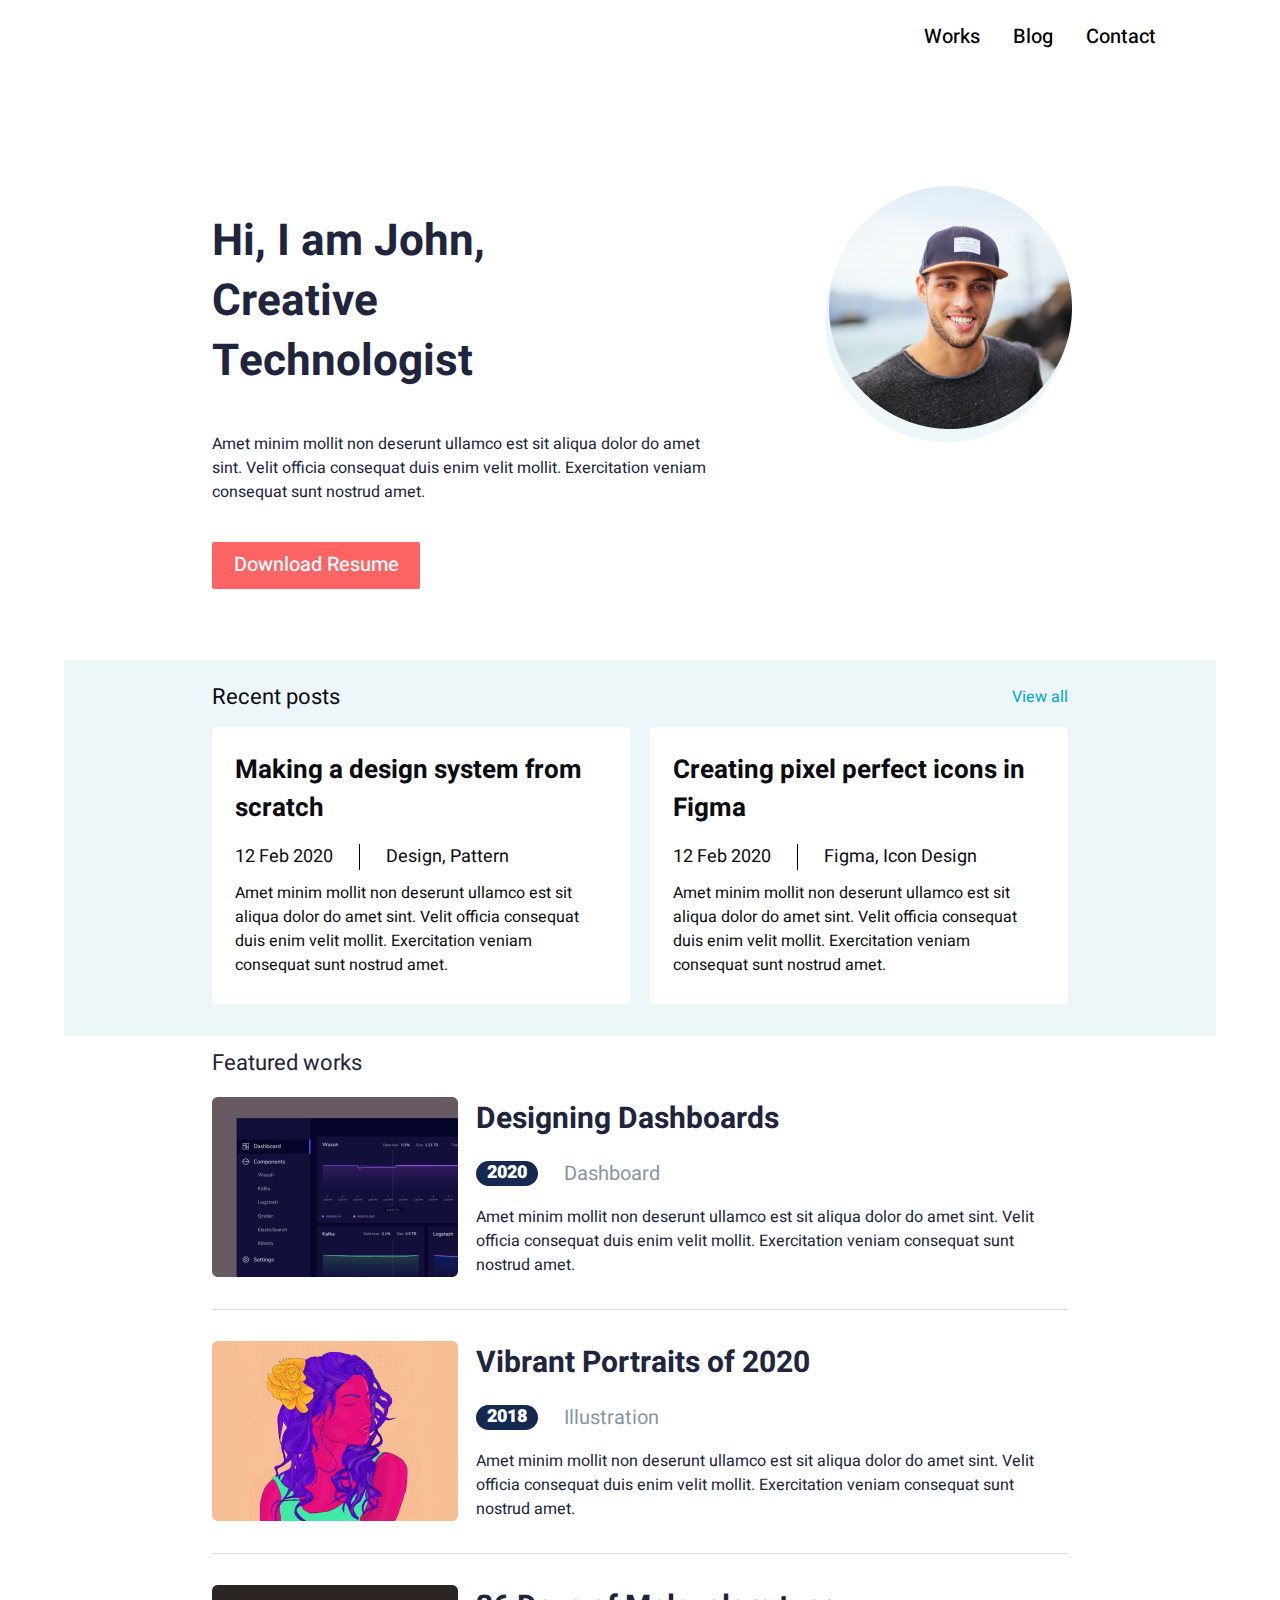
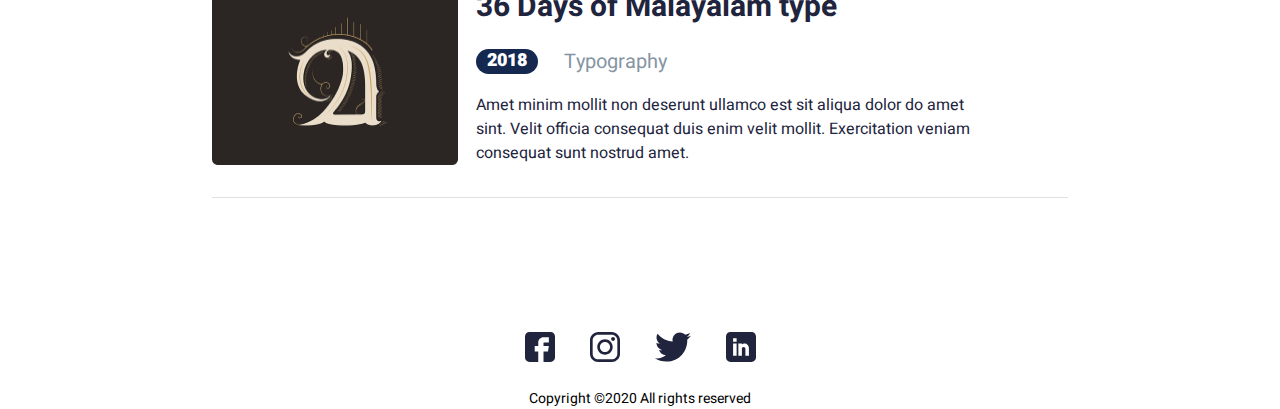
<file: index.html>
<!DOCTYPE html>
<html lang="ru">

<head>
	<title>John</title>
	<meta charset="utf-8">
	<meta name="viewport" content="width=device-width">
	<link rel="stylesheet" href="css/johnstyle.css">
	<link rel="preconnect" href="https://fonts.googleapis.com">
	<link rel="preconnect" href="https://fonts.gstatic.com" crossorigin>
	<link href="https://fonts.googleapis.com/css2?family=Heebo&display=swap" rel="stylesheet">
</head>

<body>
	<div class="wrapper">
		<header class="header">
			<div class="container">
				<nav class="nav">
					<div class="burger">
						<span></span>
					</div>
					<ul class="nav_menu">
						<li><a href="./WorkJohn/indexwork.html">Works</a></li>
						<li><a href="./JohnBlog/indexblog.html">Blog</a></li>
						<li><a href="##">Contact</a></li>
					</ul>
				</nav>
			</div>
		</header>
		<div class="profile">
			<div class="container">
				<div class="shell_content">
					<div class="profile_info">
						<h1>Hi, I am John,
							Creative Technologist</h1>
						<div class="text_info">Amet minim mollit non deserunt ullamco est sit aliqua dolor do amet sint. Velit
							officia consequat duis enim velit mollit. Exercitation veniam consequat sunt nostrud amet.</div>
						<div class="resume_button">
							<a href="##">Download Resume</a>
						</div>
					</div>
					<div class="profile_photo">
						<div class="photo_john">
							<img src="img/Ellipse 1.png" alt="Синий круг" width="243" height="243" class="photo_card">
						</div>
					</div>
				</div>
			</div>
		</div>
		<div class="recent_posts">
			<div class="container">
				<div class="shell_block">
					<div class="body_content">
						<div class="messages">
							<div class="last_messages">Recent posts</div>
							<div class="read_messages"><a href="##">View all</a></div>
						</div>
						<div class="some_messages">
							<div class="column_message">
								<div class="title_column">Making a design system from scratch</div>
								<div class="data">
									<div class="data_text">12 Feb 2020</div>
									<div class="design">Design, Pattern</div>
								</div>
								<div class="text_column">Amet minim mollit non deserunt ullamco est sit aliqua dolor do amet
									sint. Velit officia consequat duis enim velit mollit. Exercitation veniam consequat sunt
									nostrud amet.</div>
							</div>
							<div class="column_message">
								<div class="title_column">Creating pixel perfect icons in Figma</div>
								<div class="data">
									<div class="data_text">12 Feb 2020</div>
									<div class="design">Figma, Icon Design</div>
								</div>
								<div class="text_column">Amet minim mollit non deserunt ullamco est sit aliqua dolor do amet
									sint. Velit officia consequat duis enim velit mollit. Exercitation veniam consequat sunt
									nostrud amet.</div>
							</div>
						</div>
					</div>
				</div>
			</div>
		</div>
		<div class="featured_work">
			<div class="container">
				<div class="content_part">
					<div class="some_text">Featured works</div>
					<div class="main_works">
						<div class="work_column">
							<div class="work_card">
								<img src="img/Rectangle 30.png" width="246" height="180">
							</div>
							<div class="description">
								<div class="description_title">Designing Dashboards</div>
								<div class="description_subtitle">
									<div class="year"><a href="./John2020/index2020.html">2020</a></div>
									<div class="definition">Dashboard</div>
								</div>
								<div class="description_text">Amet minim mollit non deserunt ullamco est sit aliqua dolor do
									amet sint. Velit officia consequat duis enim velit mollit. Exercitation veniam consequat sunt
									nostrud amet.</div>
							</div>
						</div>
						<div class="work_column">
							<div class="work_card">
								<img src="img/Rectangle 32.png" width="246" height="180">
							</div>
							<div class="description">
								<div class="description_title">Vibrant Portraits of 2020</div>
								<div class="description_subtitle">
									<div class="year"><a href="##">2018</a></div>
									<div class="definition">Illustration</div>
								</div>
								<div class="description_text">Amet minim mollit non deserunt ullamco est sit aliqua dolor do
									amet sint. Velit officia consequat duis enim velit mollit. Exercitation veniam consequat sunt
									nostrud amet.</div>
							</div>
						</div>
						<div class="work_column">
							<div class="work_card">
								<img src="img/Rectangle 34.png" width="246" height="180">
							</div>
							<div class="description">
								<div class="description_title">36 Days of Malayalam type</div>
								<div class="description_subtitle">
									<div class="year"><a href="##">2018</a></div>
									<div class="definition">Typography</div>
								</div>
								<div class="description_text3">Amet minim mollit non deserunt ullamco est sit aliqua dolor do
									amet sint. Velit officia consequat duis enim velit mollit. Exercitation veniam consequat sunt
									nostrud amet.</div>
							</div>
						</div>
					</div>
				</div>
			</div>
		</div>
		<footer class="footer">
			<div class="container">
				<div class="footer_content">
					<div class="footer_icons">
						<ul class="footer_Item">
							<li><a href="##"><img src="img/fb.svg" width="30" height="30"></a></li>
							<li><a href="##"><img src="img/insta.svg" width="30" height="30"></a></li>
							<li><a href="##"><img src="img/Group.svg" width="36" height="30"></a></li>
							<li><a href="##"><img src="img/Linkedin.svg" width="30" height="30"></a></li>
						</ul>
					</div>
					<div class="footer_text">Copyright ©2020 All rights reserved </div>
				</div>
			</div>
		</footer>
	</div>
	<script src="./js/johnjs.js"></script>
</body>

</html>
</file>
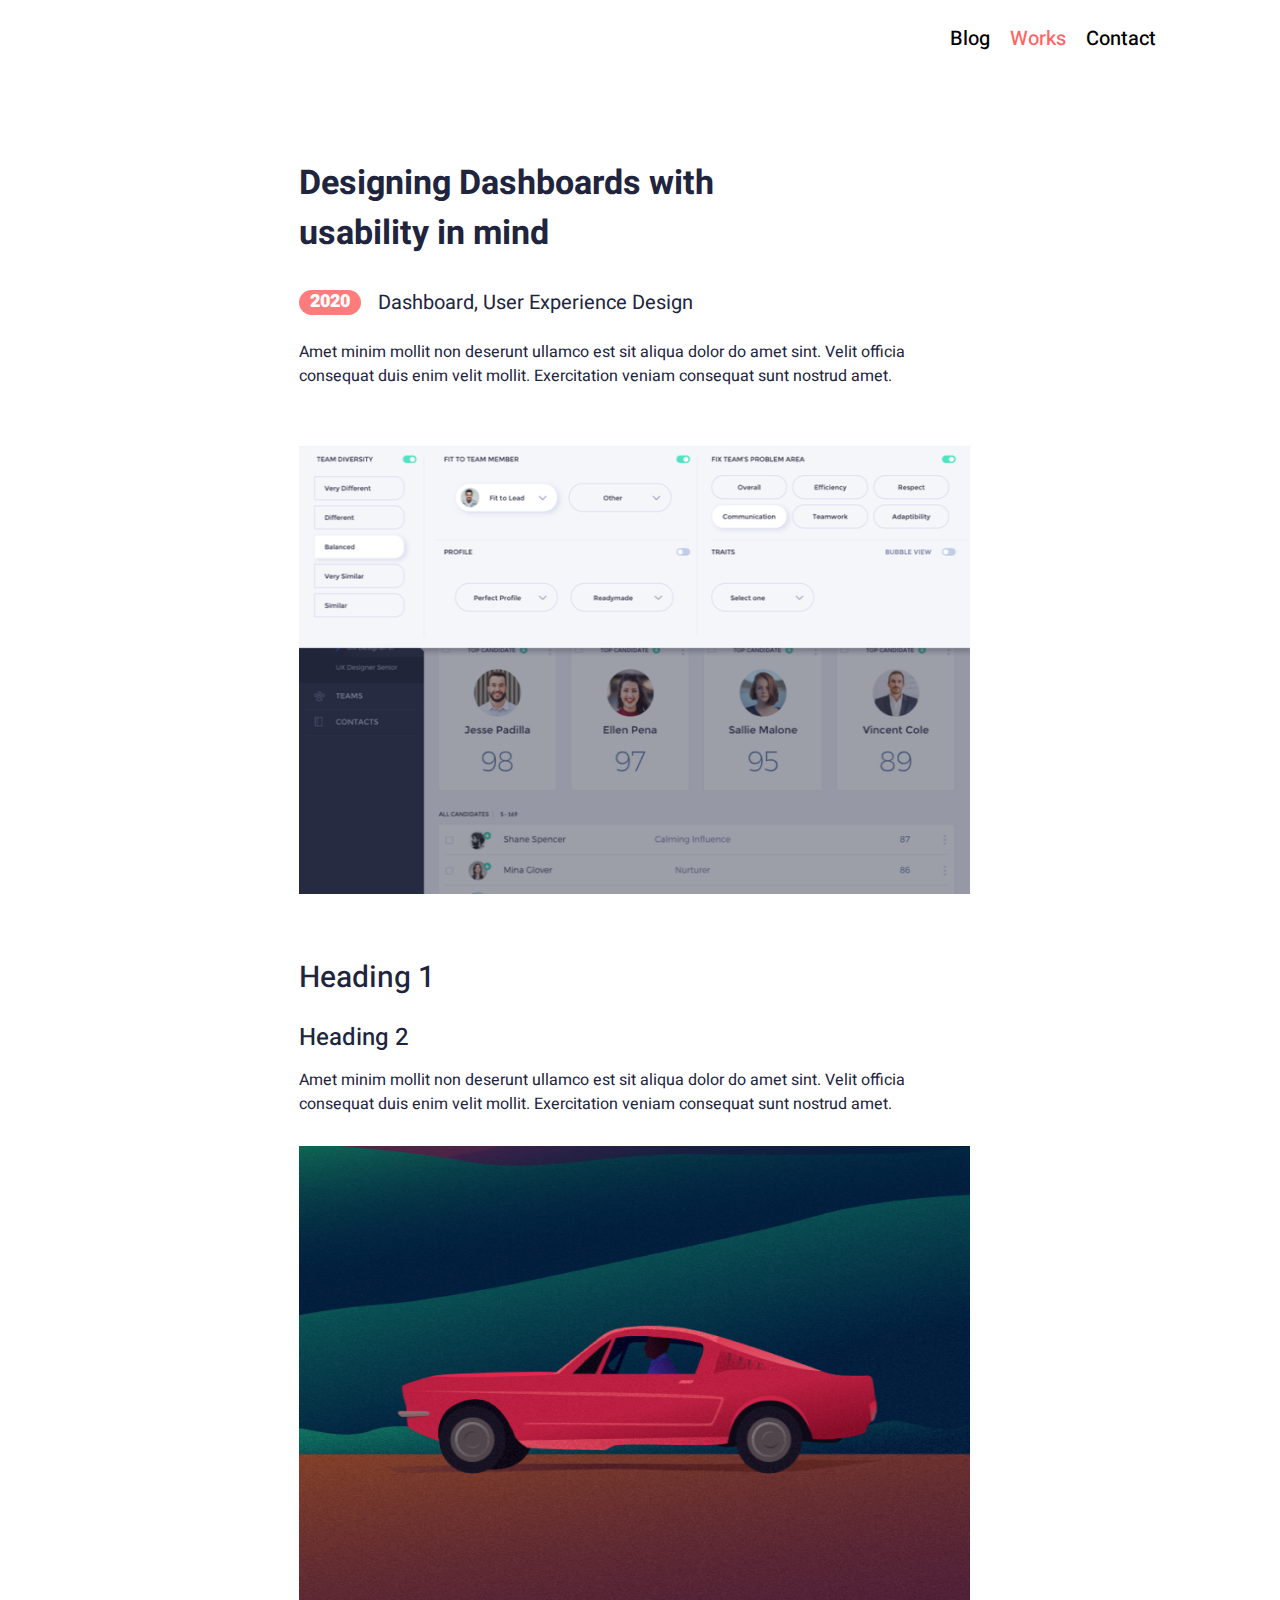
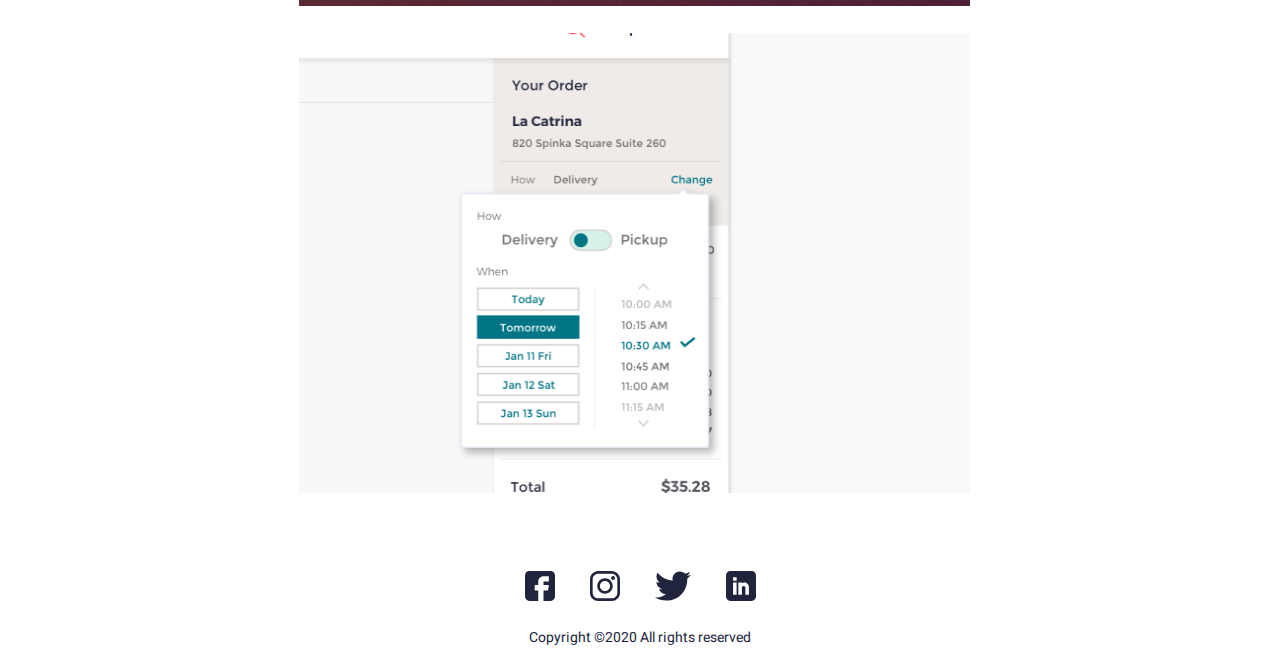
<file: John2020/index2020.html>
<!DOCTYPE html>
<html lang="ru">

<head>
	<title>2020</title>
	<meta charset="utf-8">
	<meta name="viewport" content="width=device-width">
	<link rel="stylesheet" href="css/johnstyle2020.css">
	<link rel="preconnect" href="https://fonts.googleapis.com">
	<link rel="preconnect" href="https://fonts.gstatic.com" crossorigin>
	<link href="https://fonts.googleapis.com/css2?family=Heebo&display=swap" rel="stylesheet">
</head>

<body>
	<div class="wrapper">
		<header class="header">
			<div class="container">
				<nav class="nav">
					<div class="burger">
						<span></span>
					</div>
					<ul class="nav_menu">
						<li><a href="../JohnBlog/indexblog.html">Blog</a></li>
						<li><a href="##" class="red">Works</a></li>
						<li><a href="##">Contact</a></li>
					</ul>
				</nav>
			</div>
		</header>
		<main class="content">
			<div class="container">
				<div class="shell_blog">
					<div class="blog_title">
						<h2>Designing Dashboards with usability in mind</h2>
					</div>
					<div class="body_blog">
						<div class="work_column">
							<div class="description">
								<div class="description_subtitle">
									<div class="year"><a href="##">2020</a></div>
									<div class="definition">Dashboard, User Experience Design</div>
								</div>
								<div class="description_text">Amet minim mollit non deserunt ullamco est sit aliqua dolor do
									amet sint. Velit officia consequat duis enim velit mollit. Exercitation veniam consequat sunt
									nostrud amet.</div>
								<div class="picture">
									<img src="img/Rectangle 4.png" width="671" height="460">
								</div>
							</div>
						</div>
						<div class="heading">
							<h3>Heading 1</h3>
							<h4>Heading 2</h4>
							<div class="heading_text">Amet minim mollit non deserunt ullamco est sit aliqua dolor do amet sint.
								Velit officia consequat duis enim velit mollit. Exercitation veniam consequat sunt nostrud amet.
							</div>
							<div class="photo_car">
								<img src="img/Rectangle 5.png" width="671" height="460">
							</div>
							<div class="some_card">
								<img src="img/Rectangle 6.png" width="671" height="460">
							</div>
						</div>
					</div>
				</div>
			</div>
		</main>
		<footer class="footer">
			<div class="container">
				<div class="footer_content">
					<div class="footer_icons">
						<ul class="footer_Item">
							<li><a href="##"><img src="img/fb.svg" width="30" height="30"></a></li>
							<li><a href="##"><img src="img/insta.svg" width="30" height="30"></a></li>
							<li><a href="##"><img src="img/Group.svg" width="36" height="30"></a></li>
							<li><a href="##"><img src="img/Linkedin.svg" width="30" height="30"></a></li>
						</ul>
					</div>
					<div class="footer_text">Copyright ©2020 All rights reserved </div>
				</div>
			</div>
		</footer>
	</div>
	<script src="../js/johnjs.js"></script>
</body>

</html>
</file>
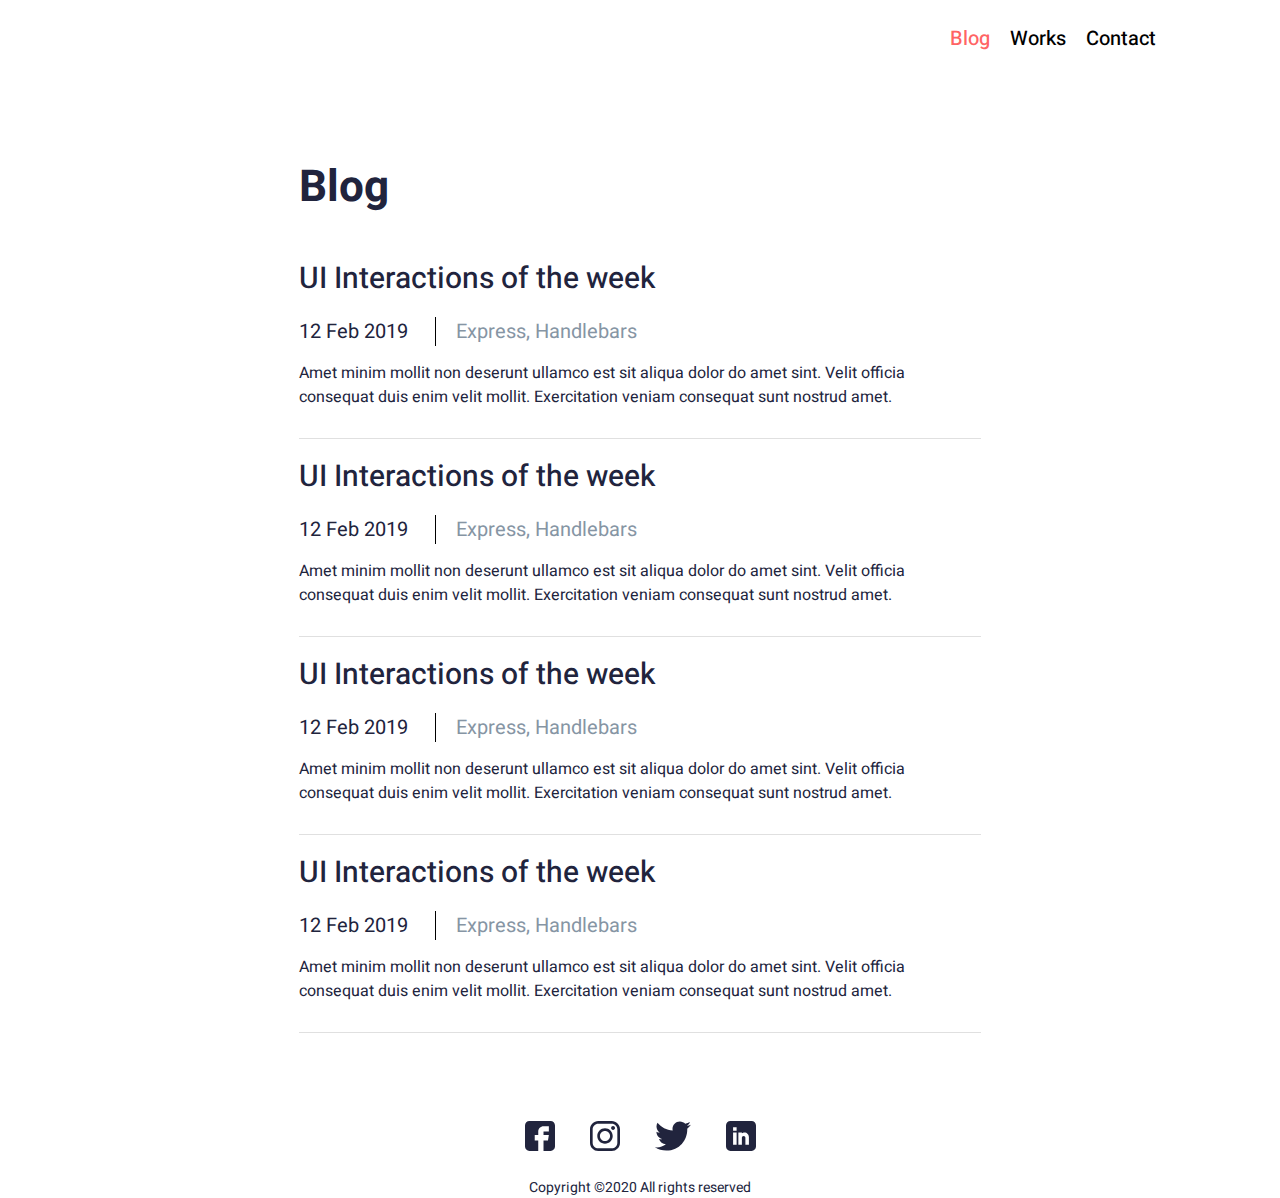
<file: JohnBlog/indexblog.html>
<!DOCTYPE html>
<html lang="ru">

<head>
	<title>blog</title>
	<meta charset="utf-8">
	<meta name="viewport" content="width=device-width">
	<link rel="stylesheet" href="css/johnstyleblog.css">
	<link rel="preconnect" href="https://fonts.googleapis.com">
	<link rel="preconnect" href="https://fonts.gstatic.com" crossorigin>
	<link href="https://fonts.googleapis.com/css2?family=Heebo&display=swap" rel="stylesheet">
</head>

<body>
	<div class="wrapper">
		<header class="header">
			<div class="container">
				<nav class="nav">
					<div class="burger">
						<span></span>
					</div>
					<ul class="nav_menu">
						<li><a href="##" class="red">Blog</a></li>
						<li><a href="../WorkJohn/indexwork.html">Works</a></li>
						<li><a href="##">Contact</a></li>
					</ul>
				</nav>
			</div>
		</header>
		<main class="content">
			<div class="container">
				<div class="shell_blog">
					<div class="blog_title">
						<h1>Blog</h1>
					</div>
					<div class="body_blog">
						<div class="event">
							<div class="title_column">UI Interactions of the week</div>
							<div class="data">
								<div class="data_text">12 Feb 2019</div>
								<div class="design">Express, Handlebars</div>
							</div>
							<div class="text_column">Amet minim mollit non deserunt ullamco est sit aliqua dolor do amet sint.
								Velit officia consequat duis enim velit mollit. Exercitation veniam consequat sunt nostrud amet.
							</div>
						</div>
						<div class="event">
							<div class="title_column">UI Interactions of the week</div>
							<div class="data">
								<div class="data_text">12 Feb 2019</div>
								<div class="design">Express, Handlebars</div>
							</div>
							<div class="text_column">Amet minim mollit non deserunt ullamco est sit aliqua dolor do amet sint.
								Velit officia consequat duis enim velit mollit. Exercitation veniam consequat sunt nostrud amet.
							</div>
						</div>
						<div class="event">
							<div class="title_column">UI Interactions of the week</div>
							<div class="data">
								<div class="data_text">12 Feb 2019</div>
								<div class="design">Express, Handlebars</div>
							</div>
							<div class="text_column">Amet minim mollit non deserunt ullamco est sit aliqua dolor do amet sint.
								Velit officia consequat duis enim velit mollit. Exercitation veniam consequat sunt nostrud amet.
							</div>
						</div>
						<div class="event">
							<div class="title_column">UI Interactions of the week</div>
							<div class="data">
								<div class="data_text">12 Feb 2019</div>
								<div class="design">Express, Handlebars</div>
							</div>
							<div class="text_column">Amet minim mollit non deserunt ullamco est sit aliqua dolor do amet sint.
								Velit officia consequat duis enim velit mollit. Exercitation veniam consequat sunt nostrud amet.
							</div>
						</div>
					</div>
				</div>
			</div>
		</main>
		<footer class="footer">
			<div class="container">
				<div class="footer_content">
					<div class="footer_icons">
						<ul class="footer_Item">
							<li><a href="##"><img src="img/fb.svg" width="30" height="30"></a></li>
							<li><a href="##"><img src="img/insta.svg" width="30" height="30"></a></li>
							<li><a href="##"><img src="img/Group.svg" width="36" height="30"></a></li>
							<li><a href="##"><img src="img/Linkedin.svg" width="30" height="30"></a></li>
						</ul>
					</div>
					<div class="footer_text">Copyright ©2020 All rights reserved </div>
				</div>
			</div>
		</footer>
	</div>
	<script src="../js/johnjs.js"></script>
</body>

</html>
</file>
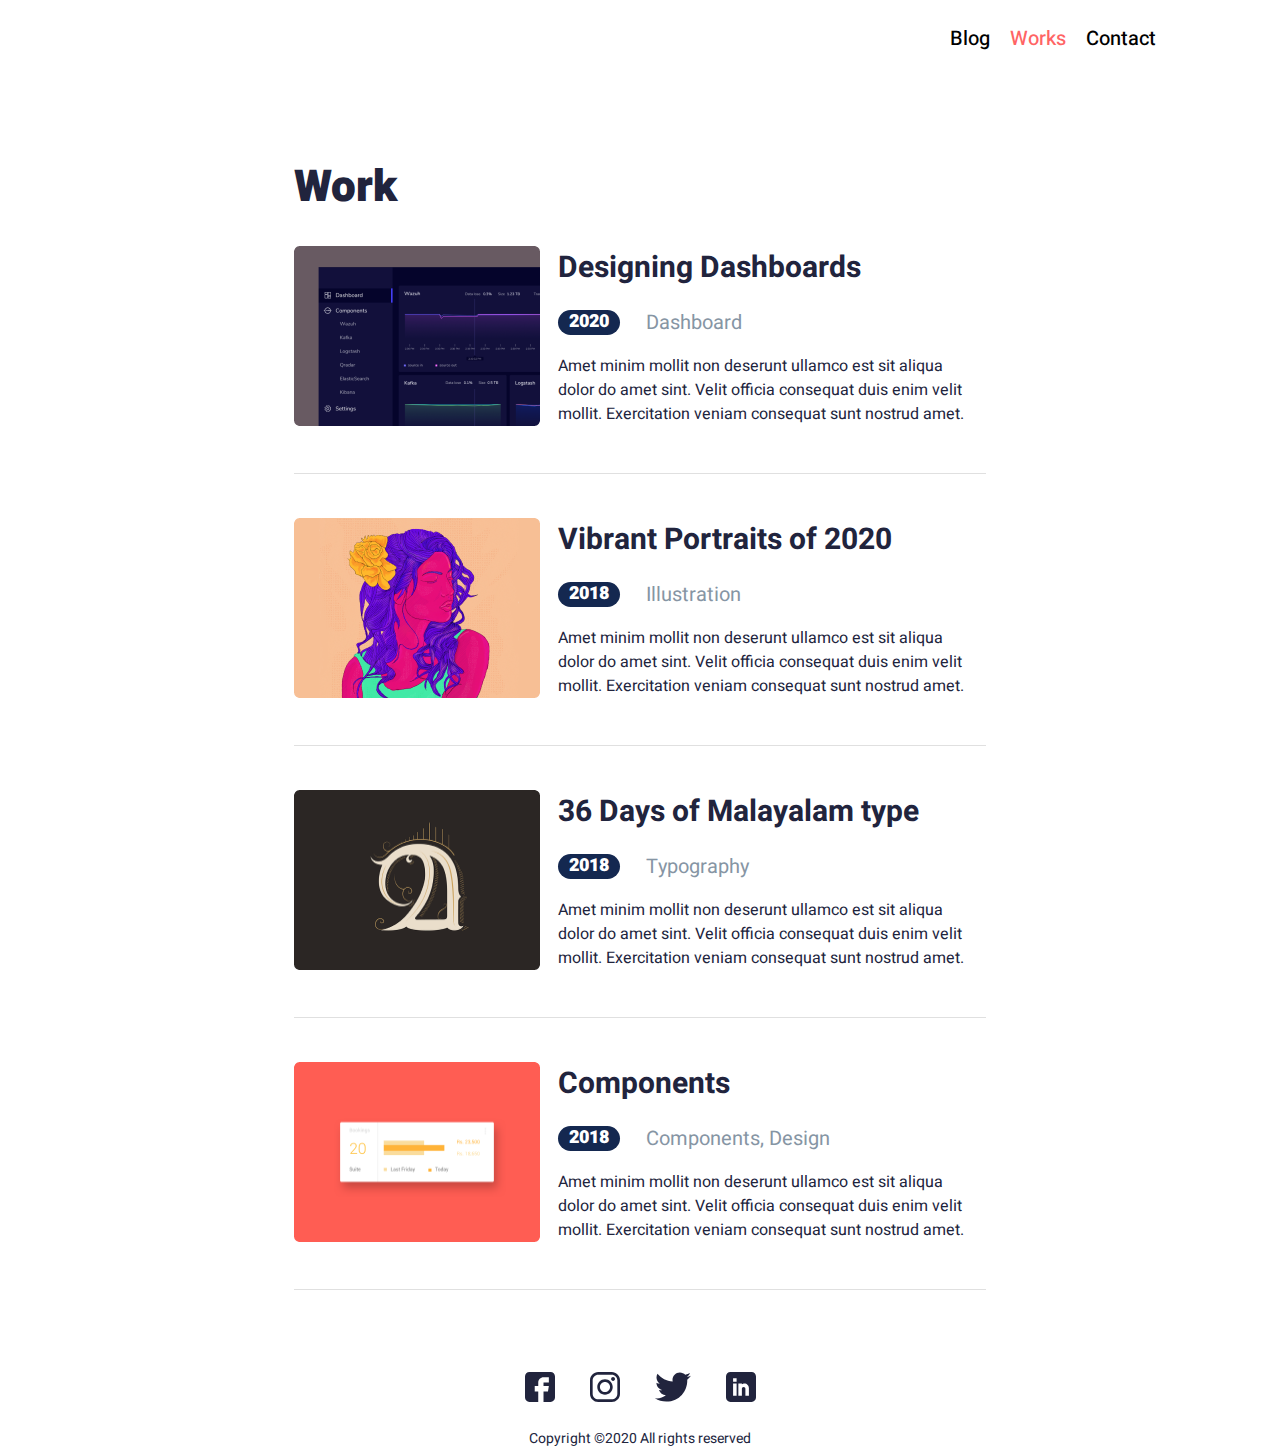
<file: WorkJohn/indexwork.html>
<!DOCTYPE html>
<html lang="ru">

<head>
	<title>Works</title>
	<meta charset="utf-8">
	<meta name="viewport" content="width=device-width">
	<link rel="stylesheet" href="../WorkJohn/css/johnstylework.css">
	<link rel="preconnect" href="https://fonts.googleapis.com">
	<link rel="preconnect" href="https://fonts.gstatic.com" crossorigin>
	<link href="https://fonts.googleapis.com/css2?family=Heebo&display=swap" rel="stylesheet">
</head>

<body>
	<div class="wrapper">
		<header class="header">
			<div class="container">
				<nav class="nav">
					<div class="burger">
						<span></span>
					</div>
					<ul class="nav_menu">
						<li><a href="../JohnBlog/indexblog.html">Blog</a></li>
						<li><a href="##" class="red">Works</a></li>
						<li><a href="##">Contact</a></li>
					</ul>
				</nav>
			</div>
		</header>
		<main class="content">
			<div class="container">
				<div class="shell_blog">
					<div class="blog_title">
						<h1>Work</h1>
					</div>
					<div class="body_blog">
						<div class="work_column">
							<div class="work_card">
								<img src="img/Rectangle 30.png" width="246" height="180">
							</div>
							<div class="description">
								<div class="description_title">Designing Dashboards</div>
								<div class="description_subtitle">
									<div class="year"><a href="../John2020/index2020.html">2020</a></div>
									<div class="definition">Dashboard</div>
								</div>
								<div class="description_text">Amet minim mollit non deserunt ullamco est sit aliqua dolor do
									amet sint. Velit officia consequat duis enim velit mollit. Exercitation veniam consequat sunt
									nostrud amet.</div>
							</div>
						</div>
						<div class="work_column">
							<div class="work_card">
								<img src="img/Rectangle 32.png" width="246" height="180">
							</div>
							<div class="description">
								<div class="description_title">Vibrant Portraits of 2020</div>
								<div class="description_subtitle">
									<div class="year"><a href="##">2018</a></div>
									<div class="definition">Illustration</div>
								</div>
								<div class="description_text">Amet minim mollit non deserunt ullamco est sit aliqua dolor do
									amet sint. Velit officia consequat duis enim velit mollit. Exercitation veniam consequat sunt
									nostrud amet.</div>
							</div>
						</div>
						<div class="work_column">
							<div class="work_card">
								<img src="img/Rectangle 34.png" width="246" height="180">
							</div>
							<div class="description">
								<div class="description_title">36 Days of Malayalam type</div>
								<div class="description_subtitle">
									<div class="year"><a href="##">2018</a></div>
									<div class="definition">Typography</div>
								</div>
								<div class="description_text">Amet minim mollit non deserunt ullamco est sit aliqua dolor do
									amet sint. Velit officia consequat duis enim velit mollit. Exercitation veniam consequat sunt
									nostrud amet.</div>
							</div>
						</div>
						<div class="work_column">
							<div class="work_card">
								<img src="img/Rectangle 40.png" width="246" height="180">
							</div>
							<div class="description">
								<div class="description_title">Components</div>
								<div class="description_subtitle">
									<div class="year"><a href="##">2018</a></div>
									<div class="definition">Components, Design</div>
								</div>
								<div class="description_text">Amet minim mollit non deserunt ullamco est sit aliqua dolor do
									amet sint. Velit officia consequat duis enim velit mollit. Exercitation veniam consequat sunt
									nostrud amet.</div>
							</div>
						</div>
						<div class="work_column">
							<div class="work_card">
								<img src="img/Rectangle 55.png" width="246" height="180">
							</div>
							<div class="description">
								<div class="description_title">Designing Landing pages</div>
								<div class="description_subtitle">
									<div class="year"><a href="##">2020</a></div>
									<div class="definition">Website</div>
								</div>
								<div class="description_text">Amet minim mollit non deserunt ullamco est sit aliqua dolor do
									amet sint. Velit officia consequat duis enim velit mollit. Exercitation veniam consequat sunt
									nostrud amet.</div>
							</div>
						</div>
					</div>
				</div>
			</div>
		</main>
		<footer class="footer">
			<div class="container">
				<div class="footer_content">
					<div class="footer_icons">
						<ul class="footer_Item">
							<li><a href="##"><img src="./img/fb.svg" width="30" height="30"></a></li>
							<li><a href="##"><img src="img/insta.svg" width="30" height="30"></a></li>
							<li><a href="##"><img src="img/Group.svg" width="36" height="30"></a></li>
							<li><a href="##"><img src="img/Linkedin.svg" width="30" height="30"></a></li>
						</ul>
					</div>
					<div class="footer_text">Copyright ©2020 All rights reserved </div>
				</div>
			</div>
		</footer>
	</div>
	<script src="../js/johnjs.js"></script>
</body>

</html>
</file>
<file: css/johnstyle.css>
*{
	padding: 0;
	margin: 0;
	border: 0;
}
*,*:before,*:after{
	-moz-box-sizing: border-box;
	-webkit-box-sizing: border-box;
	box-sizing: border-box;
}
:focus,:active{outline: none;}
a:focus,a:active{outline: none;}

nav,footer,header,aside{display: block;}

html,body{
	height: 100%;
	width: 100%;
	font-size: 100%;
	line-height: 1;
	font-size: 14px;
	-ms-text-size-adjust: 100%;
	-moz-text-size-adjust: 100%;
	-webkit-text-size-adjust: 100%;
}
input,button,textarea{font-family:inherit;}

input::-ms-clear{display: none;}
button{cursor: pointer;}
button::-moz-focus-inner {padding:0;border:0;}
a, a:visited{text-decoration: none;}
a:hover{text-decoration: none;}
ul li{list-style: none;}
img{vertical-align: top;}

h1,h2,h3,h4,h5,h6{font-size:inherit;font-weight: 400;}
.wrapper {
	font-family: Heebo;
	font-size: 16px;
	min-height: 100%;
}
.container {
	margin: 0px auto;
	max-width: 1152px;
}

.nav {
	padding: 27px 60px 0px 0px;
	margin-right: -16.5px;
	display: flex;
	justify-content: end;
}

.nav_menu {
	display: flex;
	justify-content: flex-end;
}
.nav_menu a {
	font-weight: 500;
	font-size: 20px;
	color: black;
}
.nav_menu li {
	margin: 0px 16.5px;
}
.nav_menu a:hover {
	color: #FF6464;
}
.header {
	margin-bottom: 152px;
}

.shell_content {
	padding: 0px 148px;
	display: flex;
	justify-content: space-between;
}

.profile_info {
	display: flex;
	flex-direction: column;
	flex: 0 1 497px;
	color: #21243D;
}
h1 {
	font-size: 44px;
	font-weight: 700;
	line-height: 60px;
	padding: 13px 70px 0px 0px;
}
.text_info {
	line-height: 24px;
	margin: 40px 0px 38px;
}

.resume_button a {
	
	font-size: 20px;
	font-weight: 500;
	line-height: 45px;
	width: 208px;
	height: 47px;
	display: inline-block;
	background: #FF6464;
	border-radius: 2px;
	text-align: center;
	color: #ffffff;
}

.profile_photo {
	background: url(../img/Ellipse\ 2.svg);
	width: 243px;
	height: 243px;
	
}
.photo_card {
	transform: translate(4px,-13px);
	
}
.profile {
	margin-bottom: 71px;
}

.shell_block {
	background: #EDF7FA;
	padding: 7px 148px 32px;
}

.body_content {
	display: flex;
	flex-direction: column;
	color: #0b0c11;
}

.messages {
	display: flex;
	justify-content: space-between;
	align-items: center;
}
.some_messages {
	display: flex;
	flex: 0 1 50%;
	margin: 0px -10px;
}

.column_message {
	display: flex;
	flex-direction: column;
	background: #FFFFFF;
	padding: 24px 21px 7px 23px;
	margin: 0px 10px;
	border-radius: 4px;
}

.title_column {
	font-size: 26px;
	font-weight: 700;
	line-height: 38px;
}

.data {
	margin: 17px 0px 11px;
	display: flex;
	justify-content: start;
	font-size: 18px;
	line-height: 26px;
}

.data_text {
	border-right: 1px solid #000000;
	padding-right: 26px;
}

.design {
	padding-left: 26px;
}

.text_column {
	line-height: 24px;
	padding: 0px 20px 20px 0px;
}

.last_messages {
	font-size: 22px;
	line-height: 60px;
}

.read_messages a {
	text-align: right;
}
.read_messages a {
	line-height: 24px;
	color: #00A8CC;
}
.content_part {
	padding: 15px 148px 0px 148px;
	color: #21243D;
}

.some_text {
	line-height: 24px;
	margin-bottom: 6.5px;
	font-size: 22px;
}

.main_works {
	display: flex;
	flex-direction: column;
}

.work_column {
	display: flex;
	justify-content: start;
	border-bottom: 1px solid #E0E0E0;
	margin: 15.5px 0px;
	padding: 0px 0px 32px;
}
.description {
	display: flex;
	flex-direction: column;
	min-height: 100%;
	padding: 0px 20px 0px 18px;
}

.description_title {
	font-size: 30px;
	font-weight: 700;
	line-height: 44px;	
}

.description_subtitle {
	display: flex;
	justify-content: start;
	flex: 1 1 auto;
	align-items: center;
}

.description_subtitle a {
	margin: 0px 26px 0px 0px;
	width: 62px;
	height: 25px;
	background: #142850;
	color: #ffffff;
	font-size: 18px;
	font-weight: 900;
	line-height: 24px;
	border-radius: 16px;
	text-align: center;
	display: inline-block;
}
.description_subtitle a:hover {
	background: #FF6464;
}

.definition {
	color: #8695A4;
	font-size: 20px;
	line-height: 29px;
}

.description_text {
	line-height: 24px;
}
.description_text3 {
	line-height: 24px;
	padding: 0px 60px 0px 0px;
}
.featured_work {
	margin-bottom: 118px;
}
.footer_content {
text-align: center;
}

.footer_icons {
	margin-bottom: 26px;
}

.footer_Item {
	display: flex;
	justify-content: center;

}

.footer_text {
	font-size: 14px;
	line-height: 21px;
	text-align: center;
	margin-bottom: 54px;
}
.footer_Item li {
	margin: 0px 17.5px;
}
.menu_burger {
	display: none;
}
@media (max-width:676px){
	.container {
		max-width: none;
	}
	.shell_block {
		padding: 0px 10px 38px 11px;
		margin-bottom: 25px;
	}
	.shell_content {
		padding: 0px 23px;
		flex-direction: column;
		text-align: center;
	}
	.some_messages {
		flex-wrap: wrap;
		flex-direction: column;
		margin: -9px 0px;
	}
	.work_column {
		flex-wrap: wrap;
		margin: 5px 0px 0px;
		padding: 0px 0px 17px;
	}
	.content_part {
		padding: 0px 18px;
	}
	.work_column:nth-child(even) {
		display: none;
	}
	.work_column:nth-child(3) {
		display: none;
	}
	.work_card img {
		width: 300px;
		height: 230px;
		margin-bottom: 17px;
	} 
	h1 {
		font-size: 32px;
		line-height: 40px;
		padding: 0px 31px;
		text-align: center;
	}
	.messages a {
		display: none;
	}
	.messages {
		justify-content: center;
	}
	.column_message {
		margin: 4.5px 0px;
		padding: 11px 8px 7px 11px;
	}
	.some_messages {
		flex-direction: column;
		margin: -9px 0px;
	}
	.data_text {
		border-right: 1px solid #000000;
		padding-right: 18px;
	}
	.design {
		padding-left: 18px;
	}
	.data {
		margin: 12px 0px 19px;
		font-size: 15px;
		line-height: 23px;
	}
	.title_column {
		font-size: 22px;
		line-height: 30px;
	}
	.text_column {
		padding: 0px 0px 10px 0px;
		font-size: 15px;
	}
	.profile_photo {
		order: 1;
		margin-bottom: 34px;
	}
	.profile_info {
		order: 2;
		flex: 0 1 309px;
	}
	.header {
		margin-bottom: 40px;
	}
	.text_info {
		line-height: 24px;
		margin: 21px 0px 27px;
	}
	.profile {
		margin-bottom: 58px;
	}
	.some_text {
		line-height: 24px;
		margin-bottom: 13.5px;
		text-align: center;
		font-size: 18px;
	}
	.description {
		padding: 0px;
	}
	
	.description_title {
		font-size: 24px;
		line-height: 30px;	
	}
	
	.description_subtitle {
		margin: 16px 0px 25px;
	}
	
	.description_subtitle a {
		margin: 0px 22px 0px 0px;
	}
	.definition {
		font-size: 16px;
		line-height: 24px;
	}
	.featured_work {
		margin-bottom: 201px;
	}
	.burger {
		display: block;
		width: 30px;
		height: 18px;
		position: relative;
		top: 0;
		right: 0;
		z-index: 10;
	}
	.burger::after,.burger::before {
		content: '';
		background: #21243D;
		height: 1.6px;
		position: absolute;
		right: 0;
		width: 100%;
	}
	.burger::after {
		bottom: 0;
	}
	.burger::before {
		top: 0;
	}
	.burger span {
		background: #21243D;
		height: 1.6px;
		position: absolute;
		right: 0;
		width: 100%;
		top: 8px;
	}
	.nav_menu {
		display: block;
		position: fixed;
		text-align: center;
		top: -100%;
		right: 0;
		background: #E5E5E5;
		padding: 60px 12px 0px 0px;
		width: 100%;
		height: 100%;
		z-index: 3;
	}
	.nav {
		margin: 0px;
		padding: 20px 18px 0px 0px;	
	}
	.nav_menu a {
		font-size: 30px;
		font-weight: 700;
	}
	.nav_menu li {
		margin: 10px 0px;
	}
	.nav_menu.active {
		top: 0; 
	}
	.burger.active::after {
		transform: rotate(-45deg);
		bottom: 8px;
		transition: all 0.3s linear 0s;
	}
	.burger.active::before {
		transform: rotate(45deg);
		top: 8px;
		transition: all 0.3s linear 0s;
	}
	.burger.active span {
		transform: scale(0);
	}

}
</file>
<file: John2020/css/johnstyle2020.css>
*{
	padding: 0;
	margin: 0;
	border: 0;
}
*,*:before,*:after{
	-moz-box-sizing: border-box;
	-webkit-box-sizing: border-box;
	box-sizing: border-box;
}
:focus,:active{outline: none;}
a:focus,a:active{outline: none;}

nav,footer,header,aside{display: block;}

html,body{
	height: 100%;
	width: 100%;
	font-size: 100%;
	line-height: 1;
	font-size: 14px;
	-ms-text-size-adjust: 100%;
	-moz-text-size-adjust: 100%;
	-webkit-text-size-adjust: 100%;
}
input,button,textarea{font-family:inherit;}

input::-ms-clear{display: none;}
button{cursor: pointer;}
button::-moz-focus-inner {padding:0;border:0;}
a, a:visited{text-decoration: none;}
a:hover{text-decoration: none;}
ul li{list-style: none;}
img{vertical-align: top;}

h1,h2,h3,h4,h5,h6{font-size:inherit;font-weight: 400;}
.wrapper {
	font-family: Heebo;
	font-size: 16px;
	min-height: 100%;
	text-align: left;
	line-height: 24px;
	color: #21243D;
}
.container {
	margin: 0px auto;
	max-width: 1152px;
}

.nav {
	padding: 27px 60px 0px 0px;
	margin-right: -10px;
	display: flex;
	justify-content: end;
}

.nav_menu {
	display: flex;
	justify-content: flex-end;
}
.nav_menu a {
	font-weight: 500;
	font-size: 20px;
	color: black;
}
.nav_menu li {
	margin: 0px 10px;
}
.nav_menu .red {
	color:#FF6464;
}
.nav_menu a:hover {
	color: #FF6464;
}
.header {
	margin-bottom: 106px;
}

.footer_content {
text-align: center;
}

.footer_icons {
	margin-bottom: 26px;
}

.footer_Item {
	display: flex;
	justify-content: center;

}

.footer_text {
	font-size: 14px;
	line-height: 21px;
	text-align: center;
	margin-bottom: 54px;
}
.footer_Item li {
	margin: 0px 17.5px;
}
.shell_blog {
	padding: 0px 235px;
	margin-bottom: 78px;
}
h2 {
	font-size: 34px;
	font-weight: 700;
	line-height: 50px;
	margin-bottom: 30px;
	padding: 0px 140px 0px 0px;
}
.description {
	display: flex;
	flex-direction: column;
}


.description_subtitle {
	align-items: center;
	display: flex;
	justify-content: start;
	margin-bottom: 23px;
}

.description_subtitle a{
	margin: 0px 17px 0px 0px;
	width: 62px;
	height: 25px;
	background: #FF7C7C;
	color: #ffffff;
	font-size: 18px;
	font-weight: 900;
	line-height: 24px;
	border-radius: 16px;
	text-align: center;
	display: inline-block;
}

.definition {
	color: #21243D;
	font-size: 20px;
	line-height: 29px;
}
.description_text {
	margin-bottom: 46px;
}
.work_column {
	margin-bottom: 54px;
}
.heading {
	display: flex;
	flex-direction: column;
}
h3 {
	font-size: 30px;
	font-weight: 500;
	line-height: 60px;
}
h4 {
	font-size: 24px;
	font-weight: 500;
	line-height: 60px;
}
.photo_car {
	margin: 30px 0px 27px;
}
@media (max-width:676px){
	.shell_blog {
		padding: 0px 16px;
		margin-bottom: 81px;
	}
	.body_blog img {
		height: 230px;
		width: 300px;
	}
	h2 {
		font-size: 28px;
		line-height: 40px;
		padding: 0px;
		margin-bottom: 23px;
	}
	.header {
		margin-bottom: 32px;
	}
	.description_subtitle a{
		margin: 0px 15px 0px 0px;
		width: 62px;
		height: 25px;
		font-size: 18px;
		font-weight: 900;
		line-height: 24px;
	}
	
	.definition {
		font-size: 16px;
		line-height: 26px;
		margin-top: -3px;
	}
	.description_subtitle {
		align-items: flex-start;
	}
	.description_text {
		margin-bottom: 23px;
		font-size: 14px;
	}
	.work_column {
		margin-bottom: 23px;
	}
	h3 {
		font-size: 26px;
		line-height: 50px;
	}
	h4 {
		font-size: 20px;
		margin:  0px;
		line-height: 40px;
	}
	.photo_car {
		margin: 24px 0px 23px;
	}
	.heading_text {
		font-size: 14px;
	}
	.burger {
		display: block;
		width: 30px;
		height: 18px;
		position: relative;
		top: 0;
		right: 0;
		z-index: 10;
	}
	.burger::after,.burger::before {
		content: '';
		background: #21243D;
		height: 1.6px;
		position: absolute;
		right: 0;
		width: 100%;
	}
	.burger::after {
		bottom: 0;
	}
	.burger::before {
		top: 0;
	}
	.burger span {
		background: #21243D;
		height: 1.6px;
		position: absolute;
		right: 0;
		width: 100%;
		top: 8px;
	}
	.nav_menu {
		display: block;
		position: fixed;
		text-align: center;
		top: -100%;
		right: 0;
		background: #E5E5E5;
		padding: 60px 12px 0px 0px;
		width: 100%;
		height: 100%;
		z-index: 3;
	}
	.nav {
		margin: 0px;
		padding: 20px 18px 0px 0px;
	}
	.nav_menu a {
		font-size: 30px;
		font-weight: 700;
	}
	.nav_menu li {
		margin: 10px 0px;
	}
	.nav_menu.active {
		top: 0;
	}
	.burger.active::after {
		transform: rotate(-45deg);
		bottom: 8px;
		transition: all 0.3s linear 0s;
	}
	.burger.active::before {
		transform: rotate(45deg);
		top: 8px;
		transition: all 0.3s linear 0s;
	}
	.burger.active span {
		transform: scale(0);
	}

}
</file>
<file: JohnBlog/css/johnstyleblog.css>
*{
	padding: 0;
	margin: 0;
	border: 0;
}
*,*:before,*:after{
	-moz-box-sizing: border-box;
	-webkit-box-sizing: border-box;
	box-sizing: border-box;
}
:focus,:active{outline: none;}
a:focus,a:active{outline: none;}

nav,footer,header,aside{display: block;}

html,body{
	height: 100%;
	width: 100%;
	font-size: 100%;
	line-height: 1;
	font-size: 14px;
	-ms-text-size-adjust: 100%;
	-moz-text-size-adjust: 100%;
	-webkit-text-size-adjust: 100%;
}
input,button,textarea{font-family:inherit;}

input::-ms-clear{display: none;}
button{cursor: pointer;}
button::-moz-focus-inner {padding:0;border:0;}
a, a:visited{text-decoration: none;}
a:hover{text-decoration: none;}
ul li{list-style: none;}
img{vertical-align: top;}

h1,h2,h3,h4,h5,h6{font-size:inherit;font-weight: 400;}
.wrapper {
	font-family: Heebo;
	font-size: 16px;
	min-height: 100%;
	text-align: left;
	line-height: 24px;
	color: #21243D;
}
.container {
	margin: 0px auto;
	max-width: 1152px;
}

.nav {
	padding: 27px 60px 0px 0px;
	margin-right: -10px;
	display: flex;
	justify-content: end;
}

.nav_menu {
	display: flex;
	justify-content: flex-end;
}
.nav_menu a {
	font-weight: 500;
	font-size: 20px;
	color: black;
}
.nav_menu li {
	margin: 0px 10px;
}
.nav_menu .red {
	color:#FF6464;
}
.nav_menu a:hover {
	color: #FF6464;
}
.header {
	margin-bottom: 106px;
}

.footer_content {
text-align: center;
}

.footer_icons {
	margin-bottom: 26px;
}

.footer_Item {
	display: flex;
	justify-content: center;

}

.footer_text {
	font-size: 14px;
	line-height: 21px;
	text-align: center;
	margin-bottom: 54px;
}
.footer_Item li {
	margin: 0px 17.5px;
}
.shell_blog {
	padding: 0px 235px;
	margin-bottom: 104px;
}
h1 {
	font-size: 44px;
	font-weight: 700;
	line-height: 60px;
	margin-bottom: 55px;
}
.event {
	display: flex;
	flex-direction: column;
	border-bottom: 1px solid #E0E0E0;
	margin: 16px 0px;
}

.title_column {
	font-size: 30px;
	font-weight: 500;
	line-height: 44px;
}

.data {
	display: flex;
	justify-content: start;
	font-size: 20px;
	line-height: 29px;
	margin: 16px 0px 15px;
}
.design {
	color: #8695A4;
	padding-left: 20px;
}
.text_column {
	margin-bottom: 29px;
}
.data_text {
	padding-right: 27px;
	border-right: 1px solid #000000;
}
.body_blog {
	margin: -16px 0px;
}
@media (max-width:676px){
	.container {
		max-width: none;
	}
	h1 {
	font-size: 30px;
	margin-bottom: 18px;
	}
	.shell_blog {
		padding: 0px 18px;
		margin-bottom: 108px;
	}
	.title_column {
		font-size: 22px;
		line-height: 39px;
	}
	.data_text {
		padding-right: 14px;
	}
	.design {
		padding-left: 15px;
	}
	.data {
		font-size: 16px;
		line-height: 24px;
		margin: 5px 0px 17px;
	}
	.burger {
		display: block;
		width: 30px;
		height: 18px;
		position: relative;
		top: 0;
		right: 0;
		z-index: 10;
	}
	.burger::after,.burger::before {
		content: '';
		background: #21243D;
		height: 1.6px;
		position: absolute;
		right: 0;
		width: 100%;
	}
	.burger::after {
		bottom: 0;
	}
	.burger::before {
		top: 0;
	}
	.burger span {
		background: #21243D;
		height: 1.6px;
		position: absolute;
		right: 0;
		width: 100%;
		top: 8px;
	}
	.nav_menu {
		display: block;
		position: fixed;
		text-align: center;
		top: -100%;
		right: 0;
		background: #E5E5E5;
		padding: 60px 12px 0px 0px;
		width: 100%;
		height: 100%;
		z-index: 3;
	}
	.nav {
		margin: 0px;
		padding: 20px 18px 0px 0px;
	}
	.nav_menu a {
		font-size: 30px;
		font-weight: 700;
	}
	.nav_menu li {
		margin: 10px 0px;
	}
	.nav_menu.active {
		top: 0;
	}
	.burger.active::after {
		transform: rotate(-45deg);
		bottom: 8px;
		transition: all 0.3s linear 0s;
	}
	.burger.active::before {
		transform: rotate(45deg);
		top: 8px;
		transition: all 0.3s linear 0s;
	}
	.burger.active span {
		transform: scale(0);
	}
}
</file>
<file: WorkJohn/css/johnstylework.css>
*{
	padding: 0;
	margin: 0;
	border: 0;
}
*,*:before,*:after{
	-moz-box-sizing: border-box;
	-webkit-box-sizing: border-box;
	box-sizing: border-box;
}
:focus,:active{outline: none;}
a:focus,a:active{outline: none;}

nav,footer,header,aside{display: block;}

html,body{
	height: 100%;
	width: 100%;
	font-size: 100%;
	line-height: 1;
	font-size: 14px;
	-ms-text-size-adjust: 100%;
	-moz-text-size-adjust: 100%;
	-webkit-text-size-adjust: 100%;
}
input,button,textarea{font-family:inherit;}

input::-ms-clear{display: none;}
button{cursor: pointer;}
button::-moz-focus-inner {padding:0;border:0;}
a, a:visited{text-decoration: none;}
a:hover{text-decoration: none;}
ul li{list-style: none;}
img{vertical-align: top;}

h1,h2,h3,h4,h5,h6{font-size:inherit;font-weight: 400;}
.wrapper {
	font-family: Heebo;
	font-size: 16px;
	min-height: 100%;
	text-align: left;
	line-height: 24px;
	color: #21243D;
}
.container {
	margin: 0px auto;
	max-width: 1152px;
}

.nav {
	padding: 27px 60px 0px 0px;
	margin-right: -10px;
	display: flex;
	justify-content: end;
}

.nav_menu {
	display: flex;
	justify-content: flex-end;
}
.nav_menu a {
	font-weight: 500;
	font-size: 20px;
	color: black;
}
.nav_menu li {
	margin: 0px 10px;
}
.nav_menu .red {
	color:#FF6464;
}
.nav_menu a:hover {
	color: #FF6464;
}
.header {
	margin-bottom: 106px;
}

.footer_content {
text-align: center;
}

.footer_icons {
	margin-bottom: 26px;
}

.footer_Item {
	display: flex;
	justify-content: center;

}

.footer_text {
	font-size: 14px;
	line-height: 21px;
	text-align: center;
	margin-bottom: 54px;
}
.footer_Item li {
	margin: 0px 17.5px;
}
.shell_blog {
	padding: 0px 230px;
	margin-bottom: 104px;
}
h1 {
	font-size: 44px;
	font-weight: 900;
	line-height: 60px;
	margin-bottom: 50px;
}
.work_column {
	display: flex;
	justify-content: start;
	border-bottom: 1px solid #E0E0E0;
	margin: 44px 0px;
	padding: 0px 0px 47px;
}
.description {
	display: flex;
	flex-direction: column;
	min-height: 100%;
	padding: 0px 20px 0px 18px;
}

.description_title {
	font-size: 30px;
	font-weight: 700;
	line-height: 44px;	
}

.description_subtitle {
	display: flex;
	justify-content: start;
	flex: 1 1 auto;
	align-items: center;
}

.description_subtitle a{
	margin: 0px 26px 0px 0px;
	width: 62px;
	height: 25px;
	background: #142850;
	color: #ffffff;
	font-size: 18px;
	font-weight: 900;
	line-height: 24px;
	border-radius: 16px;
	text-align: center;
	display: inline-block;
}
.description_subtitle a:hover {
	background: #FF6464;
}

.definition {
	color: #8695A4;
	font-size: 20px;
	line-height: 29px;
}

.description_text {
	line-height: 24px;
}
.body_blog {
	margin: -22px 0px;
}
.work_column:last-child {
	display: none;
}
@media (max-width:676px){
	.container {
		max-width: none;
	}
	h1 {
	font-size: 30px;
	margin-bottom: 18px;
	}
	.shell_blog {
		padding: 0px 18px;
		margin-bottom: 108px;
	}
	.work_card img {
		width: 300px;
		height: 230px;

	} 
	.work_column {
		flex-wrap: wrap;
		margin: 22px 0px;
	padding: 0px 0px 17px;
	}
	.work_column:last-child {
		display: block;
	}
	.work_column:nth-child(even) {
		display: none;
	}
	.work_column:nth-child(3) {
		display: none;
	}
	.description {
		padding: 0px;
	}
	
	.description_title {
		font-size: 24px;
		line-height: 30px;	
	}
	
	.description_subtitle {
		margin: 16px 0px 25px;
	}
	
	.description_subtitle a {
		margin: 0px 22px 0px 0px;
	}
	.definition {
		font-size: 16px;
		line-height: 24px;
	}
	.work_card {
		margin-bottom: 17px;
	}
	.header {
		margin-bottom: 25px;
	}
	.burger {
		display: block;
		width: 30px;
		height: 18px;
		position: relative;
		top: 0;
		right: 0;
		z-index: 10;
	}
	.burger::after,.burger::before {
		content: '';
		background: #21243D;
		height: 1.6px;
		position: absolute;
		right: 0;
		width: 100%;
	}
	.burger::after {
		bottom: 0;
	}
	.burger::before {
		top: 0;
	}
	.burger span {
		background: #21243D;
		height: 1.6px;
		position: absolute;
		right: 0;
		width: 100%;
		top: 8px;
	}
	.nav_menu {
		display: block;
		position: fixed;
		text-align: center;
		top: -100%;
		right: 0;
		background: #E5E5E5;
		padding: 60px 12px 0px 0px;
		width: 100%;
		height: 100%;
		z-index: 3;
	}
	.nav {
		margin: 0px;
		padding: 20px 18px 0px 0px;
	}
	.nav_menu a {
		font-size: 30px;
		font-weight: 700;
	}
	.nav_menu li {
		margin: 10px 0px;
	}
	.nav_menu.active {
		top: 0;
	}
	.burger.active::after {
		transform: rotate(-45deg);
		bottom: 8px;
		transition: all 0.3s linear 0s;
	}
	.burger.active::before {
		transform: rotate(45deg);
		top: 8px;
		transition: all 0.3s linear 0s;
	}
	.burger.active span {
		transform: scale(0);
	}

}
</file>
